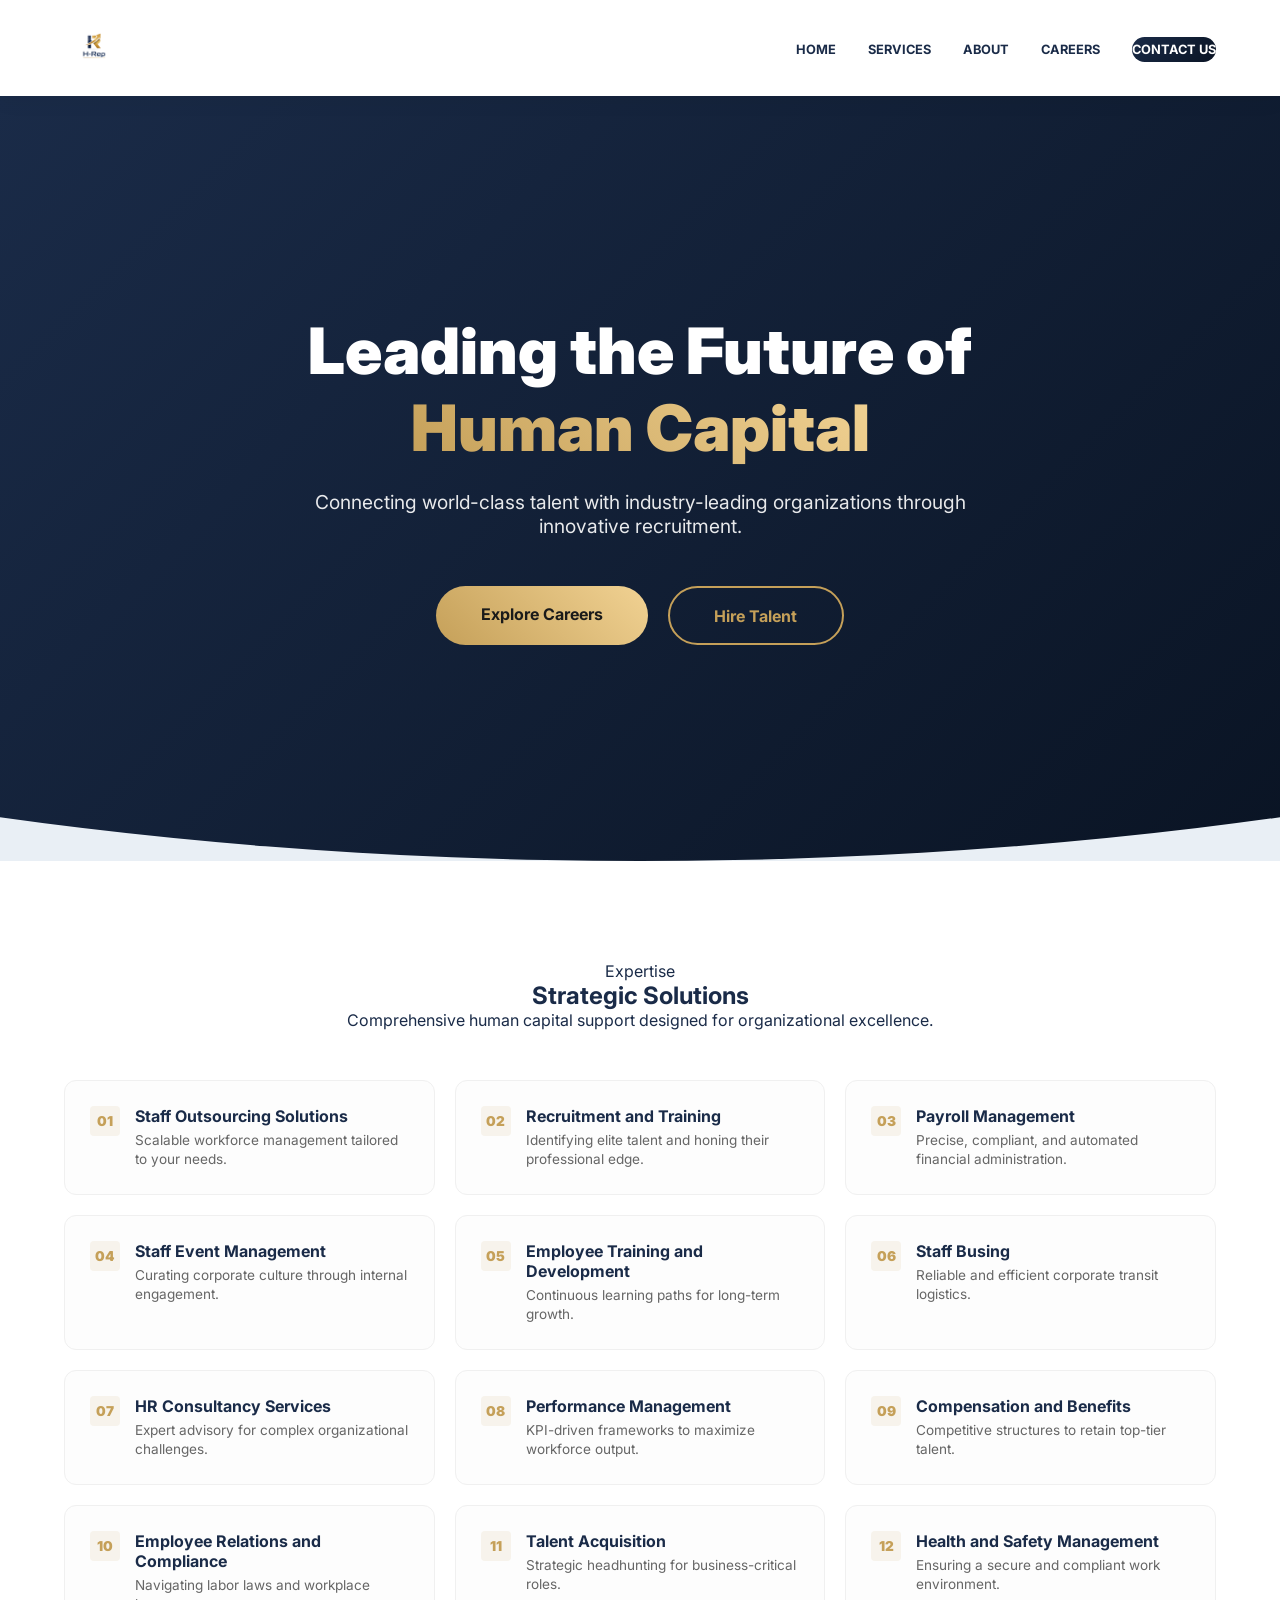
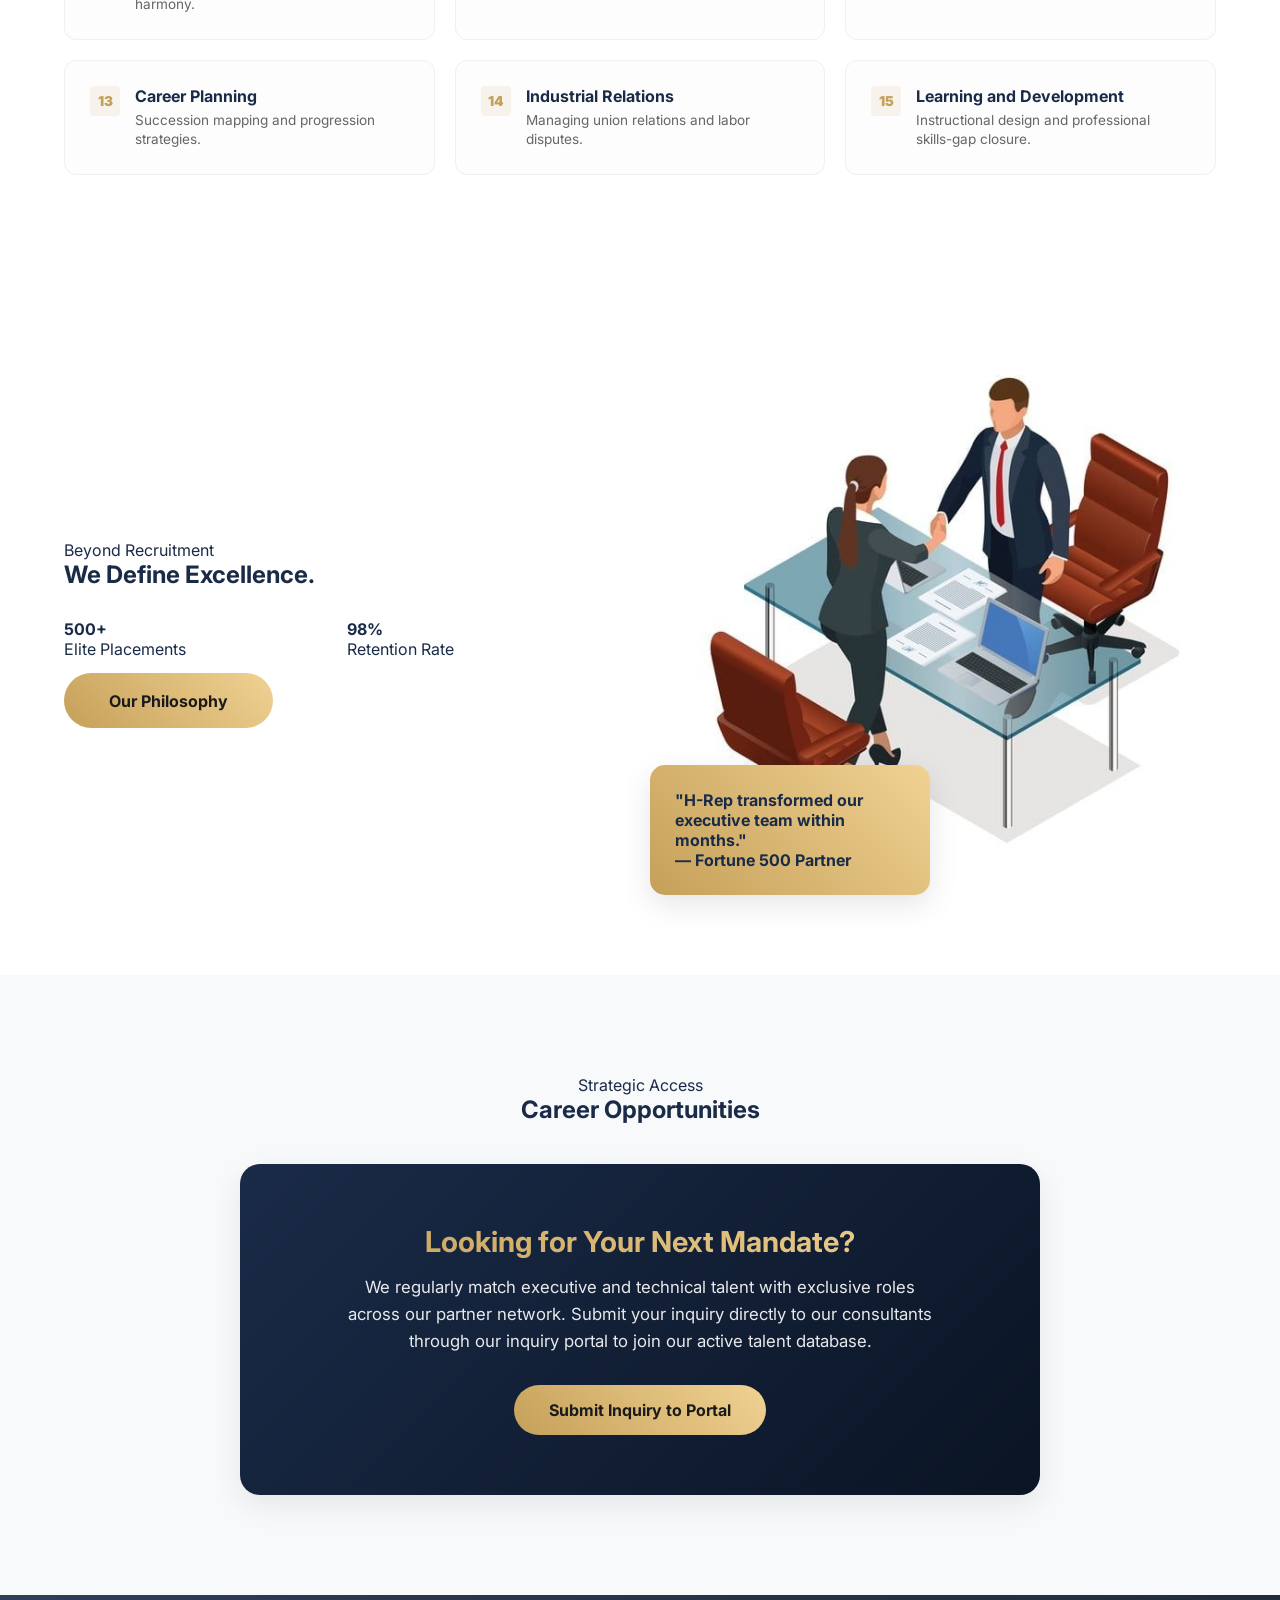
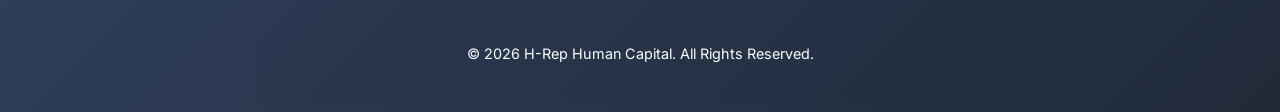
<file: index.html>
<!DOCTYPE html>
<html lang="en">
<head>
    <meta charset="UTF-8">
    <meta name="viewport" content="width=device-width, initial-scale=1.0">
    <title>H-Rep | Premium Human Capital Solutions</title>
    <link href="https://fonts.googleapis.com/css2?family=Inter:wght@400;600;700;800;900&display=swap" rel="stylesheet">
    <link rel="stylesheet" href="style.css">
</head>
<body>

    <header id="main-header">
        <nav class="container">
            <div class="logo"><img src="logo.png" alt="H-Rep Logo"></div>
            <div class="menu-toggle" id="mobile-menu">
                <span class="bar"></span>
                <span class="bar"></span>
                <span class="bar"></span>
            </div>
            <ul class="nav-links">
                <li><a href="#home">Home</a></li>
                <li><a href="#services">Services</a></li>
                <li><a href="#about">About</a></li>
                <li><a href="#jobs">Careers</a></li>
                <li><a href="contact.html" class="nav-cta">Contact Us</a></li>
            </ul>
        </nav>
    </header>

    <main>
        <!-- HERO SECTION -->
        <section class="hero" id="home">
            <div class="container hero-content reveal">
                <h1>Leading the Future of <br><span class="text-gradient">Human Capital</span></h1>
                <p>Connecting world-class talent with industry-leading organizations through innovative recruitment.</p>
                <div class="hero-actions">
                    <a href="#jobs" class="btn-primary">Explore Careers</a>
                    <a href="contact.html" class="btn-secondary">Hire Talent</a>
                </div>
            </div>
        </section>

        <!-- SERVICES MATRIX SECTION (All 15 Services Built-In) -->
        <section id="services" class="services">
            <div class="container">
                <div class="section-header reveal">
                    <span class="eyebrow">Expertise</span>
                    <h2 class="text-gradient-dark">Strategic Solutions</h2>
                    <p>Comprehensive human capital support designed for organizational excellence.</p>
                </div>

                <div class="services-matrix">
                    <div class="service-item reveal">
                        <span class="service-num">01</span>
                        <div class="service-content">
                            <h3>Staff Outsourcing Solutions</h3>
                            <p>Scalable workforce management tailored to your needs.</p>
                        </div>
                    </div>
                    <div class="service-item reveal">
                        <span class="service-num">02</span>
                        <div class="service-content">
                            <h3>Recruitment and Training</h3>
                            <p>Identifying elite talent and honing their professional edge.</p>
                        </div>
                    </div>
                    <div class="service-item reveal">
                        <span class="service-num">03</span>
                        <div class="service-content">
                            <h3>Payroll Management</h3>
                            <p>Precise, compliant, and automated financial administration.</p>
                        </div>
                    </div>
                    <div class="service-item reveal">
                        <span class="service-num">04</span>
                        <div class="service-content">
                            <h3>Staff Event Management</h3>
                            <p>Curating corporate culture through internal engagement.</p>
                        </div>
                    </div>
                    <div class="service-item reveal">
                        <span class="service-num">05</span>
                        <div class="service-content">
                            <h3>Employee Training and Development</h3>
                            <p>Continuous learning paths for long-term growth.</p>
                        </div>
                    </div>
                    <div class="service-item reveal">
                        <span class="service-num">06</span>
                        <div class="service-content">
                            <h3>Staff Busing</h3>
                            <p>Reliable and efficient corporate transit logistics.</p>
                        </div>
                    </div>
                    <div class="service-item reveal">
                        <span class="service-num">07</span>
                        <div class="service-content">
                            <h3>HR Consultancy Services</h3>
                            <p>Expert advisory for complex organizational challenges.</p>
                        </div>
                    </div>
                    <div class="service-item reveal">
                        <span class="service-num">08</span>
                        <div class="service-content">
                            <h3>Performance Management</h3>
                            <p>KPI-driven frameworks to maximize workforce output.</p>
                        </div>
                    </div>
                    <div class="service-item reveal">
                        <span class="service-num">09</span>
                        <div class="service-content">
                            <h3>Compensation and Benefits</h3>
                            <p>Competitive structures to retain top-tier talent.</p>
                        </div>
                    </div>
                    <div class="service-item reveal">
                        <span class="service-num">10</span>
                        <div class="service-content">
                            <h3>Employee Relations and Compliance</h3>
                            <p>Navigating labor laws and workplace harmony.</p>
                        </div>
                    </div>
                    <div class="service-item reveal">
                        <span class="service-num">11</span>
                        <div class="service-content">
                            <h3>Talent Acquisition</h3>
                            <p>Strategic headhunting for business-critical roles.</p>
                        </div>
                    </div>
                    <div class="service-item reveal">
                        <span class="service-num">12</span>
                        <div class="service-content">
                            <h3>Health and Safety Management</h3>
                            <p>Ensuring a secure and compliant work environment.</p>
                        </div>
                    </div>
                    <div class="service-item reveal">
                        <span class="service-num">13</span>
                        <div class="service-content">
                            <h3>Career Planning</h3>
                            <p>Succession mapping and progression strategies.</p>
                        </div>
                    </div>
                    <div class="service-item reveal">
                        <span class="service-num">14</span>
                        <div class="service-content">
                            <h3>Industrial Relations</h3>
                            <p>Managing union relations and labor disputes.</p>
                        </div>
                    </div>
                    <div class="service-item reveal">
                        <span class="service-num">15</span>
                        <div class="service-content">
                            <h3>Learning and Development</h3>
                            <p>Instructional design and professional skills-gap closure.</p>
                        </div>
                    </div>
                </div>
            </div>
        </section>

        <!-- ABOUT SECTION -->
        <section id="about" class="about">
            <div class="container about-grid">
                <div class="about-text reveal">
                    <span class="eyebrow">Beyond Recruitment</span>
                    <h2 class="text-gradient-dark">We Define Excellence.</h2>
                    <div class="stats-grid">
                        <div class="stat-item"><h4>500+</h4><p>Elite Placements</p></div>
                        <div class="stat-item"><h4>98%</h4><p>Retention Rate</p></div>
                    </div>
                    <div class="about-actions">
                        <a href="contact.html" class="btn-primary">Our Philosophy</a>
                    </div>
                </div>
                <div class="about-image-container reveal">
                    <div class="about-image"></div>
                    <div class="image-overlay-card">
                        <p>"H-Rep transformed our executive team within months."</p>
                        <span>— Fortune 500 Partner</span>
                    </div>
                </div>
            </div>
        </section>

        <!-- REVERTED CAREERS SECTION WITH DIRECT PORTAL INTAKE NOTICE -->
        <section id="jobs" class="jobs" style="padding: 100px 0; background: #f8f9fa;">
            <div class="container">
                <div class="section-header reveal" style="text-align: center; margin-bottom: 40px;">
                    <span class="eyebrow">Strategic Access</span>
                    <h2 class="text-gradient-dark">Career Opportunities</h2>
                </div>

                <div class="reveal" style="background: var(--navy-grad); color: white; padding: 60px 40px; border-radius: 20px; text-align: center; max-width: 800px; margin: 0 auto; box-shadow: 0 10px 30px rgba(0,0,0,0.08);">
                    <h3 class="text-gradient" style="font-size: 1.8rem; margin-bottom: 15px;">Looking for Your Next Mandate?</h3>
                    <p style="color: rgba(255, 255, 255, 0.9); font-size: 1.05rem; line-height: 1.6; max-width: 600px; margin: 0 auto 30px auto;">
                        We regularly match executive and technical talent with exclusive roles across our partner network. Submit your inquiry directly to our consultants through our inquiry portal to join our active talent database.
                    </p>
                    <a href="contact.html" class="btn-primary" style="display: inline-block; padding: 15px 35px; text-decoration: none;">Submit Inquiry to Portal</a>
                </div>
            </div>
        </section>
    </main>

    <footer class="main-footer">
        <div class="container"><p>&copy; 2026 H-Rep Human Capital. All Rights Reserved.</p></div>
    </footer>

    <script src="script.js"></script>
</body>
</html>
</file>
<file: style.css>
:root {
    --navy-grad: linear-gradient(135deg, #1A2B48 0%, #0a1424 100%);
    --gold-grad: linear-gradient(45deg, #C5A059 0%, #f1d293 100%);
    --navy: #1A2B48; --gold: #C5A059; --white: #ffffff;
    --text-dark: #1A2B48; --bg-theme: #e9eff5; 
}

* { margin: 0; padding: 0; box-sizing: border-box; }
html { scroll-behavior: smooth; }
body { font-family: 'Inter', sans-serif; background-color: var(--bg-theme); color: var(--text-dark); overflow-x: hidden; }
.container { width: 90%; max-width: 1200px; margin: 0 auto; }

/* --- NAV ANIMATIONS RESTORED --- */
header { background: var(--white); padding: 1rem 0; position: sticky; top: 0; z-index: 2000; box-shadow: 0 5px 20px rgba(0,0,0,0.05); }
nav { display: flex; justify-content: space-between; align-items: center; }
.logo img { height: 60px; }
.nav-links { display: flex; list-style: none; gap: 2rem; align-items: center; }
.nav-links a { text-decoration: none; color: var(--navy); font-weight: 700; text-transform: uppercase; font-size: 0.8rem; position: relative; padding: 5px 0; }
.nav-links a:not(.nav-cta)::after {
    content: ''; position: absolute; width: 0; height: 3px; bottom: -5px; left: 0;
    background: var(--gold-grad); transition: width 0.3s cubic-bezier(0.65, 0.05, 0.36, 1);
}
.nav-links a:hover::after { width: 100%; }
.nav-cta { background: var(--navy-grad); color: white !important; padding: 10px 20px; border-radius: 50px; transition: 0.3s; }
.nav-cta:hover { background: var(--gold-grad) !important; color: #1a1a1a !important; transform: translateY(-3px); }

/* --- HERO --- */
.hero { background: var(--navy-grad); min-height: 85vh; display: flex; align-items: center; text-align: center; color: white; clip-path: ellipse(150% 100% at 50% 0%); padding: 80px 20px; }
.text-gradient { background: var(--gold-grad); -webkit-background-clip: text; background-clip: text; -webkit-text-fill-color: transparent; }
.hero h1 { font-size: clamp(2.5rem, 6vw, 4rem); font-weight: 900; margin-bottom: 1.5rem; }
.hero p { font-size: 1.2rem; max-width: 700px; margin: 0 auto 3rem; opacity: 0.9; }
.hero-actions { display: flex; justify-content: center; gap: 20px; flex-wrap: wrap; }
.btn-primary, .btn-secondary { padding: 1.1rem 2.8rem; border-radius: 50px; text-decoration: none; font-weight: 700; transition: 0.4s cubic-bezier(0.175, 0.885, 0.32, 1.275); }
.btn-primary { background: var(--gold-grad); color: #1a1a1a; }
.btn-primary:hover { transform: translateY(-10px); box-shadow: 0 15px 30px rgba(197, 160, 89, 0.4); }
.btn-secondary { border: 2px solid var(--gold); color: var(--gold); }
.btn-secondary:hover { transform: translateY(-10px); color: white; border-color: white; }

/* --- SERVICE CARD ANIMATIONS RESTORED --- */
.services { padding: 100px 0; }
.services-grid { display: grid; grid-template-columns: repeat(auto-fit, minmax(300px, 1fr)); gap: 30px; }
.service-card { background: white; padding: 50px 40px; border-radius: 20px; position: relative; overflow: hidden; transition: 0.4s; }
.service-card::before { 
    content: ''; position: absolute; top: 0; left: 0; width: 100%; height: 5px; 
    background: var(--gold-grad); transform: scaleX(0); transform-origin: left; transition: 0.4s; 
}
.service-card:hover { transform: translateY(-12px); box-shadow: 0 20px 40px rgba(0,0,0,0.05); }
.service-card:hover::before { transform: scaleX(1); }
.card-number { font-size: 2.5rem; font-weight: 900; background: var(--gold-grad); -webkit-background-clip: text; background-clip: text; -webkit-text-fill-color: transparent; margin-bottom: 10px; }
/* --- SERVICES SECTION --- */
.services {
    padding: 100px 0;
    background-color: #ffffff;
}

.section-header {
    text-align: center;
    max-width: 700px;
    margin: 0 auto 50px auto;
}

.services-matrix {
    display: grid;
    grid-template-columns: repeat(3, 1fr); /* 3 items per row on desktop */
    gap: 20px;
}

.service-item {
    background: #fdfdfd;
    padding: 25px;
    border-radius: 12px;
    display: flex;
    gap: 15px;
    border: 1px solid #f0f0f0;
    transition: all 0.3s ease;
}

.service-item:hover {
    transform: translateY(-5px);
    border-color: var(--gold);
    box-shadow: 0 10px 30px rgba(26, 43, 72, 0.05);
}

.service-num {
    font-weight: 900;
    color: var(--gold);
    font-size: 0.85rem;
    background: rgba(197, 160, 89, 0.1);
    height: 30px;
    width: 30px;
    display: flex;
    align-items: center;
    justify-content: center;
    border-radius: 4px;
    flex-shrink: 0;
}

.service-content h3 {
    font-size: 1rem;
    color: var(--navy);
    margin-bottom: 5px;
    font-weight: 700;
}

.service-content p {
    font-size: 0.85rem;
    color: #666;
    line-height: 1.4;
}

/* Responsive adjustments */
@media (max-width: 1024px) {
    .services-matrix {
        grid-template-columns: repeat(2, 1fr); /* 2 items on tablet */
    }
}

@media (max-width: 768px) {
    .services-matrix {
        grid-template-columns: 1fr; /* 1 item on phone */
    }
}
/* --- ABOUT --- */
.about { padding: 100px 0; background: white; }
.about-grid { display: grid; grid-template-columns: 1fr 1fr; gap: 60px; align-items: center; }
.stats-grid { display: grid; grid-template-columns: 1fr 1fr; gap: 20px; margin: 30px 0; }
.about-actions { margin-top: 2rem; }
.about-image { height: 500px; background: var(--navy) url('team-meeting.jpg') center/cover; border-radius: 30px; }
.about-image-container { position: relative; }
.image-overlay-card { position: absolute; bottom: -20px; left: -20px; background: var(--gold-grad); padding: 25px; border-radius: 15px; max-width: 280px; font-weight: 700; box-shadow: 0 10px 30px rgba(0,0,0,0.1); }

/* --- CAREERS & THE PREMIUM BUTTON --- */
.jobs { padding: 100px 0; background: var(--bg-theme); }
.jobs-list { display: flex; flex-direction: column; gap: 20px; max-width: 900px; margin: 40px auto 0; }
.job-card { background: white; padding: 30px; border-radius: 15px; display: flex; justify-content: space-between; align-items: center; transition: 0.3s cubic-bezier(0.25, 0.46, 0.45, 0.94); border-left: 5px solid transparent; }
.job-card:hover { transform: translateX(15px); border-left-color: var(--gold); box-shadow: 0 15px 40px rgba(0,0,0,0.06); }
.job-tag { background: rgba(197, 160, 89, 0.1); color: var(--gold); padding: 4px 12px; border-radius: 5px; font-size: 0.7rem; font-weight: 800; text-transform: uppercase; margin-bottom: 8px; display: inline-block; }

/* Premium Detail Button Fix */
.btn-premium-outline { 
    border: 2px solid var(--navy); padding: 12px 25px; border-radius: 50px; 
    text-decoration: none; color: var(--navy); font-weight: 800; font-size: 0.85rem;
    transition: 0.3s; position: relative; overflow: hidden; z-index: 1;
}
.btn-premium-outline::before {
    content: ''; position: absolute; top: 0; left: -100%; width: 100%; height: 100%;
    background: var(--navy-grad); transition: 0.4s; z-index: -1;
}
.btn-premium-outline:hover { color: white; border-color: var(--navy); }
.btn-premium-outline:hover::before { left: 0; }

/* --- MOBILE RESPONSIVE --- */
.menu-toggle { display: none; flex-direction: column; gap: 5px; cursor: pointer; }
.bar { width: 25px; height: 3px; background: var(--navy); border-radius: 10px; }

@media (max-width: 768px) {
    .menu-toggle { display: flex; z-index: 3000; }
    .nav-links { position: fixed; right: -100%; top: 0; height: 100vh; width: 75%; background: white; flex-direction: column; justify-content: center; transition: 0.5s; box-shadow: -10px 0 40px rgba(0,0,0,0.1); }
    .nav-links.active { right: 0; }
    .hero { clip-path: none; }
    .hero-actions { flex-direction: column; align-items: center; }
    .btn-primary, .btn-secondary { width: 100%; max-width: 300px; text-align: center; }
    .about-grid { grid-template-columns: 1fr; }
    .about-image { height: 350px; }
    .image-overlay-card { position: relative; bottom: 0; left: 0; margin: -40px auto 0; width: 90%; text-align: center; }
    .job-card { flex-direction: column; gap: 20px; text-align: center; padding: 40px 20px; }
    .job-card:hover { transform: translateY(-5px); }
}

/* REVEALS */
.reveal { opacity: 0; transform: translateY(40px); transition: 1.2s cubic-bezier(0.165, 0.84, 0.44, 1); }
.reveal-active { opacity: 1; transform: translateY(0); }
.main-footer { padding: 50px 0; text-align: center; background: var(--navy-grad); color: white; font-size: 0.9rem; opacity: 0.9; }
/* --- PAGE TRANSITION STATES --- */
body {
    opacity: 1;
    transition: opacity 0.5s ease, transform 0.5s ease;
}

/* Class we will apply via JS before leaving the page */
body.fade-out {
    opacity: 0;
    transform: translateY(-20px); /* Slides slightly up as it disappears */
}

/* Initial state for the new page loading in */
.contact-page {
    animation: pageIn 0.8s cubic-bezier(0.165, 0.84, 0.44, 1) forwards;
}

@keyframes pageIn {
    from {
        opacity: 0;
        transform: translateY(30px);
    }
    to {
        opacity: 1;
        transform: translateY(0);
    }
}
</file>
